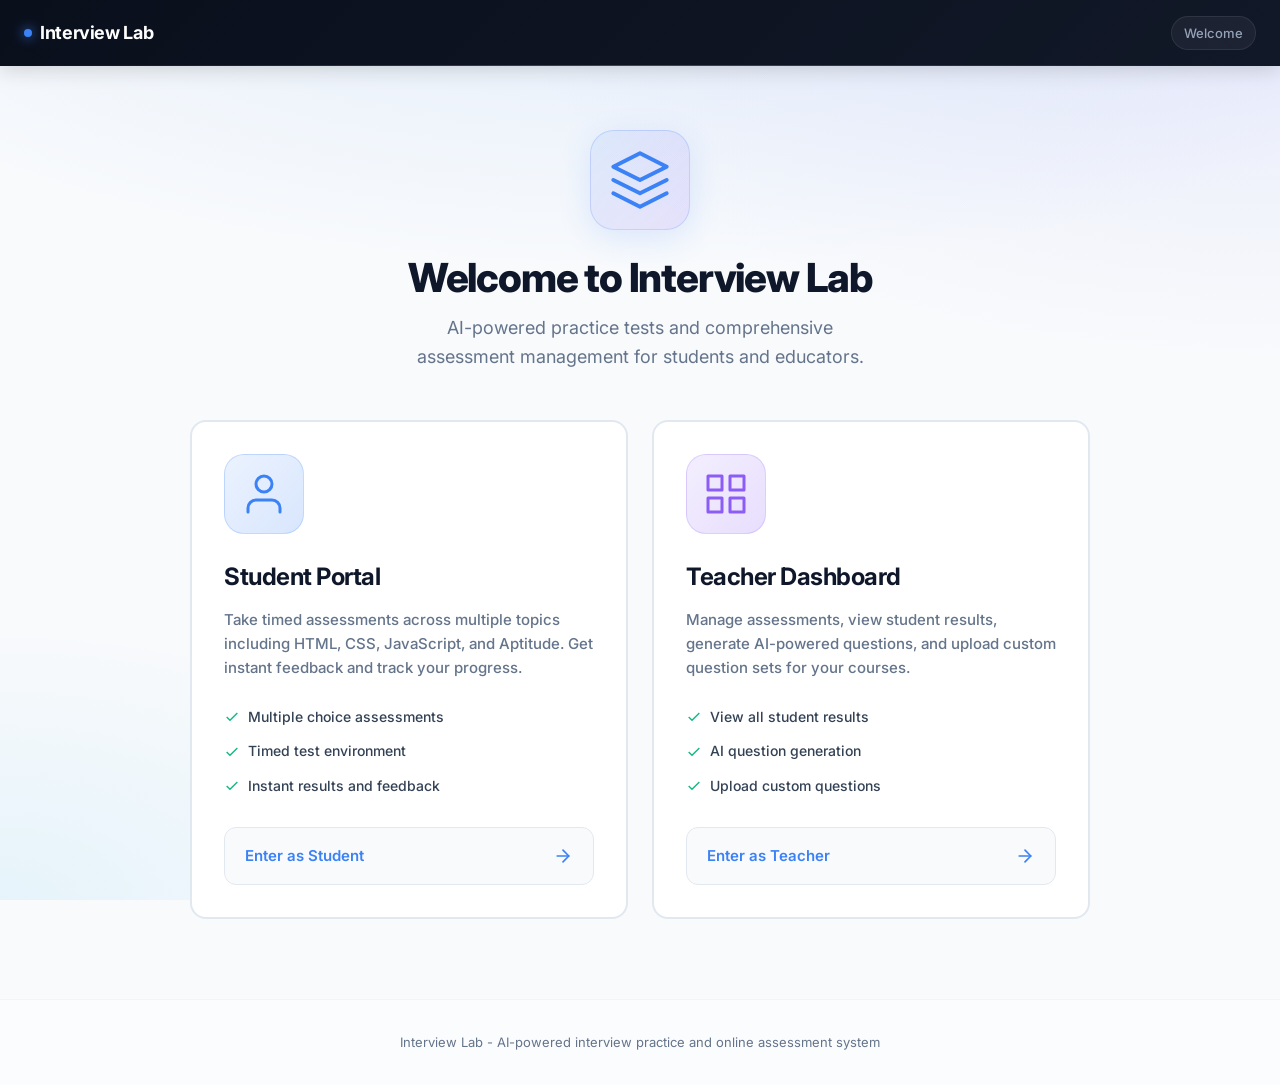
<file: welcome.html>
<!DOCTYPE html>
<html lang="en">
  <head>
    <meta charset="UTF-8" />
    <meta name="viewport" content="width=device-width, initial-scale=1.0" />
    <meta name="description" content="Interview Lab - AI-powered practice tests and teacher dashboard" />
    <title>Interview Lab — Welcome</title>
    <link rel="stylesheet" href="css/styles.css" />
    <link rel="icon" href="data:image/svg+xml,<svg xmlns='http://www.w3.org/2000/svg' viewBox='0 0 100 100'><text y='.9em' font-size='90'>&#128218;</text></svg>" />
  </head>
  <body>
    <header class="topbar">
      <a href="welcome.html" class="topbar__brand">Interview Lab</a>
      <span class="topbar__meta">Welcome</span>
    </header>

    <main class="main">
      <div class="wrap wrap--wide">
        <div class="welcome-hero">
          <div class="welcome-hero__icon">
            <svg width="64" height="64" viewBox="0 0 24 24" fill="none" stroke="currentColor" stroke-width="1.5" stroke-linecap="round" stroke-linejoin="round">
              <path d="M12 2L2 7l10 5 10-5-10-5z"/>
              <path d="M2 17l10 5 10-5"/>
              <path d="M2 12l10 5 10-5"/>
            </svg>
          </div>
          <h1 class="welcome-hero__title">Welcome to Interview Lab</h1>
          <p class="welcome-hero__subtitle">
            AI-powered practice tests and comprehensive assessment management for students and educators.
          </p>
        </div>

        <div class="role-cards">
          <a href="index.html" class="role-card role-card--student">
            <div class="role-card__icon">
              <svg width="48" height="48" viewBox="0 0 24 24" fill="none" stroke="currentColor" stroke-width="1.5" stroke-linecap="round" stroke-linejoin="round">
                <path d="M20 21v-2a4 4 0 0 0-4-4H8a4 4 0 0 0-4 4v2"/>
                <circle cx="12" cy="7" r="4"/>
              </svg>
            </div>
            <div class="role-card__content">
              <h2 class="role-card__title">Student Portal</h2>
              <p class="role-card__description">
                Take timed assessments across multiple topics including HTML, CSS, JavaScript, and Aptitude. Get instant feedback and track your progress.
              </p>
              <ul class="role-card__features">
                <li>
                  <svg width="16" height="16" viewBox="0 0 24 24" fill="none" stroke="currentColor" stroke-width="2">
                    <polyline points="20 6 9 17 4 12"/>
                  </svg>
                  Multiple choice assessments
                </li>
                <li>
                  <svg width="16" height="16" viewBox="0 0 24 24" fill="none" stroke="currentColor" stroke-width="2">
                    <polyline points="20 6 9 17 4 12"/>
                  </svg>
                  Timed test environment
                </li>
                <li>
                  <svg width="16" height="16" viewBox="0 0 24 24" fill="none" stroke="currentColor" stroke-width="2">
                    <polyline points="20 6 9 17 4 12"/>
                  </svg>
                  Instant results and feedback
                </li>
              </ul>
            </div>
            <div class="role-card__action">
              <span>Enter as Student</span>
              <svg width="20" height="20" viewBox="0 0 24 24" fill="none" stroke="currentColor" stroke-width="2" stroke-linecap="round" stroke-linejoin="round">
                <line x1="5" y1="12" x2="19" y2="12"/>
                <polyline points="12 5 19 12 12 19"/>
              </svg>
            </div>
          </a>

          <a href="dashboard.html" class="role-card role-card--teacher">
            <div class="role-card__icon">
              <svg width="48" height="48" viewBox="0 0 24 24" fill="none" stroke="currentColor" stroke-width="1.5" stroke-linecap="round" stroke-linejoin="round">
                <rect x="3" y="3" width="7" height="7"/>
                <rect x="14" y="3" width="7" height="7"/>
                <rect x="14" y="14" width="7" height="7"/>
                <rect x="3" y="14" width="7" height="7"/>
              </svg>
            </div>
            <div class="role-card__content">
              <h2 class="role-card__title">Teacher Dashboard</h2>
              <p class="role-card__description">
                Manage assessments, view student results, generate AI-powered questions, and upload custom question sets for your courses.
              </p>
              <ul class="role-card__features">
                <li>
                  <svg width="16" height="16" viewBox="0 0 24 24" fill="none" stroke="currentColor" stroke-width="2">
                    <polyline points="20 6 9 17 4 12"/>
                  </svg>
                  View all student results
                </li>
                <li>
                  <svg width="16" height="16" viewBox="0 0 24 24" fill="none" stroke="currentColor" stroke-width="2">
                    <polyline points="20 6 9 17 4 12"/>
                  </svg>
                  AI question generation
                </li>
                <li>
                  <svg width="16" height="16" viewBox="0 0 24 24" fill="none" stroke="currentColor" stroke-width="2">
                    <polyline points="20 6 9 17 4 12"/>
                  </svg>
                  Upload custom questions
                </li>
              </ul>
            </div>
            <div class="role-card__action">
              <span>Enter as Teacher</span>
              <svg width="20" height="20" viewBox="0 0 24 24" fill="none" stroke="currentColor" stroke-width="2" stroke-linecap="round" stroke-linejoin="round">
                <line x1="5" y1="12" x2="19" y2="12"/>
                <polyline points="12 5 19 12 12 19"/>
              </svg>
            </div>
          </a>
        </div>
      </div>
    </main>

    <footer class="site-footer">
      Interview Lab - AI-powered interview practice and online assessment system
    </footer>
  </body>
</html>
</file>
<file: css/styles.css>
@import url("https://fonts.googleapis.com/css2?family=Inter:wght@400;500;600;700;800&display=swap");

/* Interview Lab — Modern UI System */
:root {
  --font: "Inter", system-ui, -apple-system, sans-serif;
  
  /* Primary Colors - Deep Blue Theme */
  --bg0: #0a0f1c;
  --bg1: #111827;
  --bg-page: #f8fafc;
  --bg-mesh: 
    radial-gradient(ellipse 80% 50% at 50% -20%, rgba(59, 130, 246, 0.15), transparent),
    radial-gradient(ellipse 60% 40% at 100% 0%, rgba(99, 102, 241, 0.1), transparent),
    radial-gradient(ellipse 40% 30% at 0% 100%, rgba(14, 165, 233, 0.08), transparent);
  
  /* Surface Colors */
  --surface: #ffffff;
  --surface-2: #f8fafc;
  --surface-elevated: #ffffff;
  
  /* Text Colors */
  --text: #0f172a;
  --text-secondary: #334155;
  --muted: #64748b;
  
  /* Accent Colors */
  --accent: #3b82f6;
  --accent-hover: #2563eb;
  --accent-soft: rgba(59, 130, 246, 0.1);
  --accent-glow: rgba(59, 130, 246, 0.25);
  
  /* Status Colors */
  --success: #10b981;
  --success-soft: rgba(16, 185, 129, 0.1);
  --danger: #ef4444;
  --danger-soft: rgba(239, 68, 68, 0.08);
  --warning: #f59e0b;
  --warning-soft: rgba(245, 158, 11, 0.1);
  
  /* Borders & Shadows */
  --border: #e2e8f0;
  --border-light: #f1f5f9;
  --radius: 16px;
  --radius-sm: 12px;
  --radius-xs: 8px;
  
  --shadow-sm: 0 1px 2px rgba(0, 0, 0, 0.04);
  --shadow: 0 1px 3px rgba(0, 0, 0, 0.06), 0 1px 2px rgba(0, 0, 0, 0.04);
  --shadow-md: 0 4px 6px -1px rgba(0, 0, 0, 0.07), 0 2px 4px -2px rgba(0, 0, 0, 0.05);
  --shadow-lg: 0 10px 15px -3px rgba(0, 0, 0, 0.08), 0 4px 6px -4px rgba(0, 0, 0, 0.04);
  --shadow-xl: 0 20px 25px -5px rgba(0, 0, 0, 0.08), 0 8px 10px -6px rgba(0, 0, 0, 0.04);
}

/* ========== DARK THEME ========== */
[data-theme="dark"] {
  --bg-page: #0f172a;
  --bg-mesh: 
    radial-gradient(ellipse 80% 50% at 50% -20%, rgba(59, 130, 246, 0.2), transparent),
    radial-gradient(ellipse 60% 40% at 100% 0%, rgba(99, 102, 241, 0.15), transparent),
    radial-gradient(ellipse 40% 30% at 0% 100%, rgba(14, 165, 233, 0.1), transparent);
  
  --surface: #1e293b;
  --surface-2: #0f172a;
  --surface-elevated: #334155;
  
  --text: #f1f5f9;
  --text-secondary: #cbd5e1;
  --muted: #94a3b8;
  
  --accent-soft: rgba(59, 130, 246, 0.2);
  --accent-glow: rgba(59, 130, 246, 0.35);
  
  --success-soft: rgba(16, 185, 129, 0.2);
  --danger-soft: rgba(239, 68, 68, 0.15);
  --warning-soft: rgba(245, 158, 11, 0.2);
  
  --border: #334155;
  --border-light: #1e293b;
}

[data-theme="dark"] code {
  background: #334155;
  border-color: #475569;
  color: #93c5fd;
}

[data-theme="dark"] .topbar {
  background: linear-gradient(135deg, #020617 0%, #0f172a 100%);
}

[data-theme="dark"] .data-table th {
  background: linear-gradient(180deg, #1e293b 0%, #0f172a 100%);
}

[data-theme="dark"] .data-table tbody tr:hover td {
  background: #334155;
}

[data-theme="dark"] .options label:hover {
  background: #334155;
  border-color: #475569;
}

[data-theme="dark"] .timer-bar {
  background: linear-gradient(135deg, rgba(59, 130, 246, 0.1) 0%, rgba(16, 185, 129, 0.1) 100%);
  border-color: #334155;
}

[data-theme="dark"] .timer-bar__pill {
  background: rgba(30, 41, 59, 0.9);
  border-color: #475569;
}

[data-theme="dark"] footer.site-footer {
  background: rgba(15, 23, 42, 0.5);
  border-color: #1e293b;
}

*, *::before, *::after {
  box-sizing: border-box;
}

html {
  -webkit-font-smoothing: antialiased;
  -moz-osx-font-smoothing: grayscale;
}

body {
  margin: 0;
  min-height: 100vh;
  font-family: var(--font);
  color: var(--text);
  line-height: 1.6;
  background-color: var(--bg-page);
  background-image: var(--bg-mesh);
  background-attachment: fixed;
}

/* Links */
a {
  color: var(--accent);
  text-decoration: none;
  font-weight: 500;
  transition: color 0.2s ease;
}

a:hover {
  color: var(--accent-hover);
  text-decoration: underline;
  text-underline-offset: 3px;
}

/* ========== TOP BAR ========== */
.topbar {
  display: flex;
  align-items: center;
  justify-content: space-between;
  flex-wrap: wrap;
  gap: 0.75rem 1.5rem;
  padding: 1rem 1.5rem;
  background: linear-gradient(135deg, var(--bg0) 0%, var(--bg1) 100%);
  color: #f8fafc;
  box-shadow: 0 4px 20px rgba(0, 0, 0, 0.15);
  position: relative;
  z-index: 100;
}

.topbar::after {
  content: '';
  position: absolute;
  bottom: 0;
  left: 0;
  right: 0;
  height: 1px;
  background: linear-gradient(90deg, transparent, rgba(59, 130, 246, 0.5), transparent);
}

.topbar__brand {
  font-weight: 700;
  font-size: 1.125rem;
  letter-spacing: -0.02em;
  color: #fff !important;
  text-decoration: none !important;
  display: flex;
  align-items: center;
  gap: 0.5rem;
}

.topbar__brand::before {
  content: '';
  width: 8px;
  height: 8px;
  background: var(--accent);
  border-radius: 50%;
  box-shadow: 0 0 12px var(--accent);
}

.topbar__brand:hover {
  color: #93c5fd !important;
}

.topbar__meta {
  font-size: 0.8125rem;
  color: #94a3b8;
  font-weight: 500;
  padding: 0.35rem 0.75rem;
  background: rgba(255, 255, 255, 0.05);
  border-radius: 999px;
  border: 1px solid rgba(255, 255, 255, 0.08);
}

/* ========== MAIN LAYOUT ========== */
.main {
  padding-bottom: 3rem;
  min-height: calc(100vh - 180px);
}

.wrap {
  max-width: 680px;
  margin: 0 auto;
  padding: 2rem 1.5rem;
}

.wrap--wide {
  max-width: 1000px;
}

/* ========== CARD ========== */
.card {
  background: var(--surface);
  border-radius: var(--radius);
  box-shadow: var(--shadow-xl);
  border: 1px solid var(--border-light);
  padding: 2rem 2.25rem;
  position: relative;
  overflow: hidden;
}

.card::before {
  content: "";
  position: absolute;
  top: 0;
  left: 0;
  right: 0;
  height: 4px;
  background: linear-gradient(90deg, var(--accent), #8b5cf6, #06b6d4);
  background-size: 200% 100%;
  animation: gradientShift 3s ease infinite;
}

@keyframes gradientShift {
  0%, 100% { background-position: 0% 50%; }
  50% { background-position: 100% 50%; }
}

.card--plain::before {
  display: none;
}

.card__lead {
  display: flex;
  align-items: flex-start;
  gap: 1.25rem;
  margin-bottom: 0.5rem;
}

.card__lead .sub {
  margin-bottom: 1.75rem;
}

.card__icon {
  width: 56px;
  height: 56px;
  border-radius: 14px;
  background: linear-gradient(135deg, var(--accent-soft), rgba(139, 92, 246, 0.1));
  color: var(--accent);
  display: flex;
  align-items: center;
  justify-content: center;
  font-size: 1.5rem;
  flex-shrink: 0;
  border: 1px solid rgba(59, 130, 246, 0.15);
}

/* ========== TYPOGRAPHY ========== */
h1 {
  font-size: 1.75rem;
  font-weight: 700;
  letter-spacing: -0.03em;
  margin: 0 0 0.5rem;
  line-height: 1.3;
  color: var(--text);
}

.sub {
  color: var(--muted);
  font-size: 0.9375rem;
  margin: 0 0 1.5rem;
  line-height: 1.6;
}

/* ========== FORM ELEMENTS ========== */
label {
  display: block;
  font-weight: 600;
  font-size: 0.75rem;
  text-transform: uppercase;
  letter-spacing: 0.05em;
  color: var(--muted);
  margin-bottom: 0.5rem;
}

input[type="text"],
input[type="password"],
select {
  width: 100%;
  padding: 0.875rem 1rem;
  border: 2px solid var(--border);
  border-radius: var(--radius-sm);
  font-size: 1rem;
  font-family: inherit;
  margin-bottom: 1.25rem;
  background: var(--surface);
  transition: all 0.2s ease;
  color: var(--text);
}

input[type="text"]::placeholder,
input[type="password"]::placeholder {
  color: #94a3b8;
}

input:hover,
select:hover {
  border-color: #cbd5e1;
}

input:focus,
select:focus {
  outline: none;
  border-color: var(--accent);
  box-shadow: 0 0 0 4px var(--accent-soft);
}

select {
  cursor: pointer;
  appearance: none;
  background-image: url("data:image/svg+xml,%3Csvg xmlns='http://www.w3.org/2000/svg' width='20' height='20' fill='%2364748b' viewBox='0 0 24 24'%3E%3Cpath d='M7 10l5 5 5-5H7z'/%3E%3C/svg%3E");
  background-repeat: no-repeat;
  background-position: right 0.75rem center;
  padding-right: 2.5rem;
}

/* ========== BUTTONS ========== */
.btn {
  display: inline-flex;
  align-items: center;
  justify-content: center;
  gap: 0.5rem;
  padding: 0.875rem 1.5rem;
  font-size: 0.9375rem;
  font-weight: 600;
  font-family: inherit;
  border: none;
  border-radius: var(--radius-sm);
  cursor: pointer;
  background: linear-gradient(180deg, #3b82f6 0%, #2563eb 100%);
  color: #fff;
  text-decoration: none;
  text-align: center;
  box-shadow: 0 2px 4px rgba(37, 99, 235, 0.3), 0 0 0 1px rgba(255, 255, 255, 0.1) inset;
  transition: all 0.2s ease;
  position: relative;
  overflow: hidden;
}

.btn::before {
  content: '';
  position: absolute;
  top: 0;
  left: 0;
  right: 0;
  height: 50%;
  background: linear-gradient(180deg, rgba(255, 255, 255, 0.15), transparent);
  pointer-events: none;
}

.btn:hover {
  transform: translateY(-2px);
  box-shadow: 0 8px 20px rgba(37, 99, 235, 0.35), 0 0 0 1px rgba(255, 255, 255, 0.15) inset;
  text-decoration: none;
  color: #fff;
}

.btn:active {
  transform: translateY(0);
}

.btn:disabled {
  opacity: 0.5;
  cursor: not-allowed;
  transform: none;
}

.btn-secondary {
  background: linear-gradient(180deg, #64748b 0%, #475569 100%);
  box-shadow: 0 2px 4px rgba(71, 85, 105, 0.3), 0 0 0 1px rgba(255, 255, 255, 0.1) inset;
}

.btn-secondary:hover {
  box-shadow: 0 8px 20px rgba(71, 85, 105, 0.3), 0 0 0 1px rgba(255, 255, 255, 0.15) inset;
}

.btn-danger {
  background: linear-gradient(180deg, #ef4444 0%, #dc2626 100%);
  box-shadow: 0 2px 4px rgba(220, 38, 38, 0.3);
}

.btn-row {
  display: flex;
  flex-wrap: wrap;
  gap: 0.75rem;
  margin-top: 1rem;
}

/* ========== TIMER BAR ========== */
.timer-bar {
  display: flex;
  justify-content: space-between;
  align-items: center;
  flex-wrap: wrap;
  gap: 1rem;
  margin: 0 0 1.5rem;
  padding: 1.25rem;
  background: linear-gradient(135deg, #eff6ff 0%, #f0fdf4 100%);
  border-radius: var(--radius-sm);
  border: 1px solid #bfdbfe;
  font-size: 0.9rem;
}

.timer-bar__pill {
  display: inline-flex;
  align-items: center;
  gap: 0.5rem;
  padding: 0.5rem 1rem;
  background: rgba(255, 255, 255, 0.9);
  border-radius: 999px;
  font-weight: 600;
  color: var(--text-secondary);
  border: 1px solid rgba(191, 219, 254, 0.8);
  box-shadow: var(--shadow-sm);
}

.timer-bar strong {
  font-size: 1.5rem;
  font-variant-numeric: tabular-nums;
  font-weight: 800;
  color: var(--accent);
  letter-spacing: -0.02em;
}

.timer-bar.warn {
  background: linear-gradient(135deg, #fef2f2 0%, #fff7ed 100%);
  border-color: #fecaca;
  animation: pulseWarning 1s ease-in-out infinite;
}

@keyframes pulseWarning {
  0%, 100% { box-shadow: 0 0 0 0 rgba(239, 68, 68, 0); }
  50% { box-shadow: 0 0 0 4px rgba(239, 68, 68, 0.1); }
}

.timer-bar.warn strong {
  color: var(--danger);
}

/* ========== TEST STYLES ========== */
.test-actions {
  margin-top: 2rem;
  padding-top: 1.5rem;
  border-top: 2px dashed var(--border);
}

.question-block {
  margin-bottom: 1.5rem;
  padding: 1.5rem;
  background: var(--surface-2);
  border-radius: var(--radius-sm);
  border: 1px solid var(--border);
  transition: all 0.2s ease;
}

.question-block:hover {
  border-color: #cbd5e1;
  box-shadow: var(--shadow);
}

.question-block:last-of-type {
  margin-bottom: 0;
}

.question-block h3 {
  font-size: 1rem;
  font-weight: 600;
  margin: 0 0 1rem;
  line-height: 1.5;
  color: var(--text);
}

.options label {
  font-weight: 500;
  display: flex;
  align-items: flex-start;
  gap: 0.75rem;
  padding: 0.875rem 1rem;
  margin-bottom: 0.5rem;
  cursor: pointer;
  border-radius: var(--radius-xs);
  border: 2px solid var(--border);
  background: var(--surface);
  transition: all 0.2s ease;
  text-transform: none;
  font-size: 0.9375rem;
  letter-spacing: 0;
  color: var(--text-secondary);
}

.options label:hover {
  border-color: #94a3b8;
  background: #fafafa;
}

.options label:has(input:checked) {
  border-color: var(--accent);
  background: var(--accent-soft);
  box-shadow: 0 0 0 2px rgba(59, 130, 246, 0.15);
  color: var(--text);
}

.options input[type="radio"] {
  margin-top: 0.125rem;
  accent-color: var(--accent);
  width: 1.125rem;
  height: 1.125rem;
  flex-shrink: 0;
}

/* ========== SCORE & RESULTS ========== */
.score-wrap {
  text-align: center;
  padding: 2rem 1.5rem;
  margin: 1rem 0 1.5rem;
  background: linear-gradient(160deg, var(--accent-soft) 0%, rgba(139, 92, 246, 0.08) 100%);
  border-radius: var(--radius);
  border: 1px solid rgba(59, 130, 246, 0.15);
}

.score-label {
  margin: 0 0 0.5rem;
  text-transform: uppercase;
  letter-spacing: 0.1em;
  font-size: 0.75rem;
  font-weight: 700;
  color: var(--muted);
}

.block-title {
  margin: 1.5rem 0 0.75rem;
  font-size: 0.8125rem;
  font-weight: 700;
  text-transform: uppercase;
  letter-spacing: 0.06em;
  color: var(--muted);
}

.score-big {
  font-size: clamp(2.5rem, 8vw, 3.5rem);
  font-weight: 800;
  letter-spacing: -0.04em;
  color: var(--accent);
  margin: 0;
  font-variant-numeric: tabular-nums;
}

#result-meta p {
  margin: 0.5rem 0;
  font-size: 0.9375rem;
}

#result-meta strong {
  color: var(--text);
  font-weight: 600;
}

#save-status.sub {
  margin-bottom: 1rem;
  padding: 0.75rem 1rem;
  border-radius: var(--radius-xs);
  background: var(--surface-2);
  border: 1px solid var(--border);
}

/* ========== FEEDBACK SECTION ========== */
.feedback-section {
  margin-top: 1.25rem;
  padding: 1.5rem;
  background: var(--surface-2);
  border-radius: var(--radius-sm);
  border: 1px solid var(--border);
}

.feedback-section h3 {
  margin: 0 0 0.75rem;
  font-size: 1rem;
  font-weight: 700;
  color: var(--text);
}

.feedback-section ul {
  margin: 0.5rem 0 1rem;
  padding-left: 1.25rem;
}

.feedback-section li {
  margin-bottom: 0.5rem;
  font-size: 0.9375rem;
  color: var(--text-secondary);
  line-height: 1.5;
}

.feedback-section p {
  font-size: 0.9375rem;
  margin: 0.5rem 0;
  color: var(--text-secondary);
  line-height: 1.6;
}

.feedback-loading {
  color: var(--muted);
  font-style: italic;
}

/* ========== ERROR MESSAGE ========== */
.error-msg {
  color: var(--danger);
  font-size: 0.9rem;
  margin-top: 0.75rem;
  padding: 0.875rem 1rem;
  background: var(--danger-soft);
  border-radius: var(--radius-xs);
  border: 1px solid rgba(239, 68, 68, 0.2);
  display: flex;
  align-items: center;
  gap: 0.5rem;
}

.error-msg::before {
  content: '';
  width: 4px;
  height: 100%;
  background: var(--danger);
  border-radius: 2px;
  position: absolute;
  left: 0;
}

/* ========== CODE ========== */
code {
  font-family: ui-monospace, "SF Mono", "Cascadia Code", monospace;
  font-size: 0.85em;
  padding: 0.2rem 0.5rem;
  background: #f1f5f9;
  border-radius: 6px;
  border: 1px solid var(--border);
  color: #1e40af;
}

/* ========== DATA TABLE ========== */
.table-wrap {
  overflow-x: auto;
  margin-top: 1.25rem;
  border-radius: var(--radius-sm);
  border: 1px solid var(--border);
  background: var(--surface);
  box-shadow: var(--shadow);
}

.data-table {
  width: 100%;
  border-collapse: collapse;
  font-size: 0.875rem;
}

.data-table th,
.data-table td {
  text-align: left;
  padding: 1rem 1.25rem;
  border-bottom: 1px solid var(--border);
}

.data-table th {
  background: linear-gradient(180deg, #f8fafc 0%, #f1f5f9 100%);
  font-weight: 600;
  font-size: 0.7rem;
  text-transform: uppercase;
  letter-spacing: 0.06em;
  color: var(--muted);
  position: sticky;
  top: 0;
}

.data-table tbody tr:last-child td {
  border-bottom: none;
}

.data-table tbody tr {
  transition: background 0.15s ease;
}

.data-table tbody tr:hover td {
  background: #fafbfc;
}

/* ========== NAV LINKS ========== */
.nav-links {
  margin-top: 2rem;
  display: flex;
  flex-wrap: wrap;
  gap: 0.75rem;
  align-items: center;
}

.nav-links--end {
  justify-content: flex-end;
}

.link-quiet {
  font-size: 0.9rem;
  font-weight: 500;
  color: var(--muted);
  transition: color 0.2s ease;
}

.link-quiet:hover {
  color: var(--accent);
}

/* ========== FOOTER ========== */
footer.site-footer {
  text-align: center;
  padding: 2rem 1.5rem;
  color: var(--muted);
  font-size: 0.8125rem;
  border-top: 1px solid var(--border-light);
  background: rgba(255, 255, 255, 0.5);
}

/* ========== GEMINI SECTION ========== */
.optional-gemini summary {
  cursor: pointer;
  font-weight: 600;
  color: var(--muted);
  padding: 0.5rem 0;
  list-style: none;
  transition: color 0.2s ease;
}

.optional-gemini summary:hover {
  color: var(--text);
}

.optional-gemini summary::-webkit-details-marker {
  display: none;
}

.optional-gemini summary::before {
  content: "";
  display: inline-block;
  width: 0;
  height: 0;
  border-left: 6px solid var(--accent);
  border-top: 4px solid transparent;
  border-bottom: 4px solid transparent;
  margin-right: 0.5rem;
  transition: transform 0.2s ease;
}

.optional-gemini[open] summary::before {
  transform: rotate(90deg);
}

.optional-gemini[open] summary {
  margin-bottom: 0.5rem;
  color: var(--text);
}

.gemini-steps {
  margin: 1rem 0 1.25rem;
  padding-left: 1.5rem;
  color: var(--text-secondary);
}

.gemini-steps li {
  margin-bottom: 0.5rem;
  line-height: 1.5;
}

.gemini-intro {
  margin-top: 1rem !important;
}

.gemini-error-box {
  margin-top: 1rem;
}

/* ========== PIN CARD (Teacher Gate) ========== */
.pin-card {
  max-width: 440px;
  margin: 0 auto;
}

.pin-card form .btn[type="submit"] {
  width: 100%;
}

.pin-card__back {
  margin-bottom: 0 !important;
  margin-top: 1.25rem !important;
}

/* ========== START EXAM OVERLAY ========== */
.start-overlay {
  position: fixed;
  top: 0;
  left: 0;
  right: 0;
  bottom: 0;
  background: rgba(10, 15, 28, 0.92);
  backdrop-filter: blur(12px);
  z-index: 100000;
  display: flex;
  align-items: center;
  justify-content: center;
  padding: 1.5rem;
  animation: fadeIn 0.4s ease;
}

@keyframes fadeIn {
  from { opacity: 0; }
  to { opacity: 1; }
}

.start-overlay__card {
  background: var(--surface);
  border-radius: 24px;
  padding: 2.5rem;
  max-width: 480px;
  width: 100%;
  box-shadow: 0 25px 50px -12px rgba(0, 0, 0, 0.4);
  animation: slideUp 0.5s cubic-bezier(0.16, 1, 0.3, 1);
  border: 1px solid rgba(255, 255, 255, 0.1);
}

@keyframes slideUp {
  from {
    transform: translateY(30px) scale(0.98);
    opacity: 0;
  }
  to {
    transform: translateY(0) scale(1);
    opacity: 1;
  }
}

.start-overlay__icon {
  font-size: 3.5rem;
  text-align: center;
  margin-bottom: 1rem;
}

.start-overlay__title {
  font-size: 1.75rem;
  font-weight: 700;
  text-align: center;
  margin: 0 0 0.5rem 0;
  color: var(--text);
  letter-spacing: -0.02em;
}

.start-overlay__subtitle {
  text-align: center;
  color: var(--muted);
  margin: 0 0 1.5rem 0;
  font-size: 0.9375rem;
}

.start-overlay__rules {
  margin: 1.5rem 0;
  background: var(--surface-2);
  border-radius: var(--radius);
  padding: 1.25rem;
  border: 1px solid var(--border);
}

.rule-item {
  display: flex;
  gap: 1rem;
  padding: 0.875rem 0;
  border-bottom: 1px solid var(--border-light);
}

.rule-item:last-child {
  border-bottom: none;
}

.rule-icon {
  font-size: 1.5rem;
  min-width: 2.5rem;
  text-align: center;
}

.rule-content {
  flex: 1;
}

.rule-content strong {
  display: block;
  font-size: 0.875rem;
  font-weight: 600;
  margin-bottom: 0.25rem;
  color: var(--text);
}

.rule-content span {
  font-size: 0.8125rem;
  color: var(--muted);
  line-height: 1.4;
}

.btn-start {
  width: 100%;
  padding: 1.125rem;
  background: linear-gradient(135deg, var(--accent) 0%, #8b5cf6 100%);
  border: none;
  border-radius: var(--radius-sm);
  color: white;
  font-size: 1rem;
  font-weight: 600;
  cursor: pointer;
  display: flex;
  align-items: center;
  justify-content: center;
  gap: 0.75rem;
  transition: all 0.3s ease;
  margin: 0.5rem 0;
  box-shadow: 0 4px 15px rgba(59, 130, 246, 0.3);
  font-family: inherit;
}

.btn-start:hover {
  transform: translateY(-2px);
  box-shadow: 0 8px 25px rgba(59, 130, 246, 0.4);
}

.btn-start:active {
  transform: translateY(0);
}

.btn-start__text {
  font-size: 1rem;
}

.btn-start__icon {
  font-size: 1.25rem;
  transition: transform 0.3s ease;
}

.btn-start:hover .btn-start__icon {
  transform: translateX(4px);
}

.start-overlay__footer {
  text-align: center;
  font-size: 0.8125rem;
  color: var(--muted);
  margin: 1rem 0 0 0;
}

/* ========== NOTIFICATION SYSTEM ========== */
.notification-container {
  position: fixed;
  top: 80px;
  right: 1.25rem;
  z-index: 10001;
  display: flex;
  flex-direction: column;
  gap: 0.75rem;
  max-width: 400px;
  pointer-events: none;
}

.notification {
  background: white;
  border-radius: var(--radius-sm);
  padding: 1rem 1.25rem;
  box-shadow: var(--shadow-xl);
  display: flex;
  align-items: flex-start;
  gap: 1rem;
  animation: slideInRight 0.3s cubic-bezier(0.16, 1, 0.3, 1);
  pointer-events: auto;
  border: 1px solid var(--border-light);
  position: relative;
  overflow: hidden;
}

.notification:hover {
  transform: translateX(-4px);
}

.notification--warning {
  background: linear-gradient(135deg, #fffbeb 0%, #fef3c7 100%);
  border-left: 4px solid var(--warning);
}

.notification--danger {
  background: linear-gradient(135deg, #fef2f2 0%, #fee2e2 100%);
  border-left: 4px solid var(--danger);
}

.notification--success {
  background: linear-gradient(135deg, #ecfdf5 0%, #d1fae5 100%);
  border-left: 4px solid var(--success);
}

.notification--info {
  background: linear-gradient(135deg, #eff6ff 0%, #dbeafe 100%);
  border-left: 4px solid var(--accent);
}

.notification__icon {
  font-size: 1.5rem;
  min-width: 2rem;
  text-align: center;
}

.notification__content {
  flex: 1;
}

.notification__title {
  font-weight: 600;
  font-size: 0.875rem;
  margin: 0 0 0.25rem 0;
  color: var(--text);
}

.notification__message {
  font-size: 0.8125rem;
  color: var(--text-secondary);
  margin: 0;
  line-height: 1.4;
}

.notification__badge {
  display: inline-block;
  background: rgba(245, 158, 11, 0.2);
  color: var(--warning);
  font-size: 0.6875rem;
  font-weight: 600;
  padding: 0.125rem 0.5rem;
  border-radius: 999px;
  margin-top: 0.5rem;
}

.notification__badge--danger {
  background: rgba(239, 68, 68, 0.2);
  color: var(--danger);
}

.notification__close {
  background: none;
  border: none;
  font-size: 1.125rem;
  cursor: pointer;
  color: #94a3b8;
  padding: 0;
  width: 1.5rem;
  height: 1.5rem;
  display: flex;
  align-items: center;
  justify-content: center;
  border-radius: 50%;
  transition: all 0.2s ease;
}

.notification__close:hover {
  background: rgba(0, 0, 0, 0.05);
  color: var(--text);
}

@keyframes slideInRight {
  from {
    transform: translateX(100%);
    opacity: 0;
  }
  to {
    transform: translateX(0);
    opacity: 1;
  }
}

@keyframes slideOutRight {
  from {
    transform: translateX(0);
    opacity: 1;
  }
  to {
    transform: translateX(100%);
    opacity: 0;
  }
}

.notification--exit {
  animation: slideOutRight 0.3s ease forwards;
}

.notification__progress {
  position: absolute;
  bottom: 0;
  left: 0;
  height: 3px;
  background: rgba(0, 0, 0, 0.05);
  width: 100%;
  border-radius: 0 0 var(--radius-sm) var(--radius-sm);
  overflow: hidden;
}

.notification__progress-bar {
  height: 100%;
  width: 100%;
  background: linear-gradient(90deg, var(--warning), #fbbf24);
  animation: shrink 3s linear forwards;
  transform-origin: left;
}

.notification--danger .notification__progress-bar {
  background: linear-gradient(90deg, var(--danger), #f87171);
}

.notification--success .notification__progress-bar {
  background: linear-gradient(90deg, var(--success), #34d399);
}

@keyframes shrink {
  from { transform: scaleX(1); }
  to { transform: scaleX(0); }
}

/* ========== TERMINATION SCREEN ========== */
.termination-overlay {
  position: fixed;
  top: 0;
  left: 0;
  right: 0;
  bottom: 0;
  background: linear-gradient(135deg, #3b82f6 0%, #8b5cf6 100%);
  z-index: 200000;
  display: flex;
  align-items: center;
  justify-content: center;
  padding: 1.5rem;
  animation: fadeInScale 0.5s cubic-bezier(0.16, 1, 0.3, 1);
  font-family: inherit;
}

@keyframes fadeInScale {
  from {
    opacity: 0;
    transform: scale(0.95);
  }
  to {
    opacity: 1;
    transform: scale(1);
  }
}

.termination-card {
  background: white;
  border-radius: 28px;
  max-width: 480px;
  width: 100%;
  overflow: hidden;
  box-shadow: 0 25px 50px -12px rgba(0, 0, 0, 0.3);
  animation: slideUpBounce 0.5s cubic-bezier(0.16, 1, 0.3, 1) 0.1s both;
}

@keyframes slideUpBounce {
  from {
    opacity: 0;
    transform: translateY(30px);
  }
  to {
    opacity: 1;
    transform: translateY(0);
  }
}

.termination-card__header {
  background: linear-gradient(135deg, #ef4444 0%, #dc2626 100%);
  padding: 2rem 1.5rem;
  text-align: center;
  position: relative;
  overflow: hidden;
}

.termination-card__header::before {
  content: '';
  position: absolute;
  top: -50%;
  right: -50%;
  width: 200%;
  height: 200%;
  background: radial-gradient(circle, rgba(255,255,255,0.1) 0%, rgba(255,255,255,0) 70%);
  animation: pulseRotate 3s ease-in-out infinite;
}

@keyframes pulseRotate {
  0%, 100% {
    transform: scale(1) rotate(0deg);
    opacity: 0.3;
  }
  50% {
    transform: scale(1.1) rotate(5deg);
    opacity: 0.5;
  }
}

.termination-card__icon {
  font-size: 4rem;
  margin-bottom: 1rem;
  animation: shakeIcon 0.5s cubic-bezier(0.16, 1, 0.3, 1);
  display: inline-block;
}

@keyframes shakeIcon {
  0%, 100% { transform: rotate(0deg); }
  25% { transform: rotate(-15deg); }
  75% { transform: rotate(15deg); }
}

.termination-card__title {
  font-size: 1.75rem;
  font-weight: 700;
  color: white;
  margin: 0 0 0.5rem 0;
  letter-spacing: -0.02em;
}

.termination-card__subtitle {
  font-size: 0.875rem;
  color: rgba(255, 255, 255, 0.9);
  margin: 0;
}

.termination-card__content {
  padding: 2rem 1.75rem;
  background: white;
}

.termination-card__reason {
  background: #fef2f2;
  border-left: 4px solid var(--danger);
  padding: 1rem 1.25rem;
  border-radius: var(--radius-xs);
  margin-bottom: 1.5rem;
}

.termination-card__reason-label {
  font-size: 0.6875rem;
  text-transform: uppercase;
  letter-spacing: 0.08em;
  font-weight: 600;
  color: var(--danger);
  margin-bottom: 0.5rem;
  display: block;
}

.termination-card__reason-text {
  font-size: 0.9375rem;
  color: var(--text);
  font-weight: 500;
  margin: 0;
  line-height: 1.5;
}

.termination-stats {
  display: grid;
  grid-template-columns: 1fr 1fr;
  gap: 1rem;
  margin-bottom: 1.75rem;
}

.stat-card {
  background: var(--surface-2);
  border-radius: var(--radius-sm);
  padding: 1rem;
  text-align: center;
  transition: transform 0.2s ease;
  border: 1px solid var(--border);
}

.stat-card:hover {
  transform: translateY(-2px);
}

.stat-card__value {
  font-size: 1.75rem;
  font-weight: 700;
  color: var(--text);
  margin-bottom: 0.25rem;
}

.stat-card__label {
  font-size: 0.6875rem;
  color: var(--muted);
  text-transform: uppercase;
  letter-spacing: 0.06em;
}

.stat-card--warning .stat-card__value {
  color: var(--warning);
}

.stat-card--danger .stat-card__value {
  color: var(--danger);
}

.violations-list {
  margin: 1.5rem 0;
  border-top: 1px solid var(--border);
  padding-top: 1.5rem;
}

.violations-list__title {
  font-size: 0.875rem;
  font-weight: 600;
  color: var(--text);
  margin-bottom: 1rem;
  display: flex;
  align-items: center;
  gap: 0.5rem;
}

.violations-list__items {
  max-height: 180px;
  overflow-y: auto;
  background: var(--surface-2);
  border-radius: var(--radius-xs);
  padding: 0.75rem;
}

.violation-item {
  display: flex;
  align-items: center;
  gap: 0.75rem;
  padding: 0.75rem;
  background: white;
  border-radius: 8px;
  margin-bottom: 0.5rem;
  font-size: 0.8125rem;
  animation: slideInLeft 0.3s ease;
  border: 1px solid var(--border);
}

.violation-item:last-child {
  margin-bottom: 0;
}

@keyframes slideInLeft {
  from {
    opacity: 0;
    transform: translateX(-10px);
  }
  to {
    opacity: 1;
    transform: translateX(0);
  }
}

.violation-item__icon {
  font-size: 1.25rem;
  min-width: 2rem;
}

.violation-item__details {
  flex: 1;
}

.violation-item__type {
  font-weight: 600;
  color: var(--text);
  margin-bottom: 0.125rem;
}

.violation-item__time {
  font-size: 0.625rem;
  color: var(--muted);
}

.violation-item__badge {
  background: var(--warning);
  color: white;
  font-size: 0.625rem;
  font-weight: 600;
  padding: 0.125rem 0.5rem;
  border-radius: 999px;
  min-width: 3.5rem;
  text-align: center;
}

.termination-card__footer {
  padding: 1.5rem 1.75rem 2rem;
  background: white;
  border-top: 1px solid var(--border);
  display: flex;
  gap: 0.75rem;
}

.btn-termination {
  flex: 1;
  padding: 0.875rem 1.25rem;
  border: none;
  border-radius: var(--radius-xs);
  font-size: 0.875rem;
  font-weight: 600;
  cursor: pointer;
  transition: all 0.2s ease;
  display: flex;
  align-items: center;
  justify-content: center;
  gap: 0.5rem;
  text-decoration: none;
  font-family: inherit;
}

.btn-termination--primary {
  background: linear-gradient(135deg, var(--accent) 0%, #8b5cf6 100%);
  color: white;
}

.btn-termination--primary:hover {
  transform: translateY(-2px);
  box-shadow: 0 8px 20px rgba(59, 130, 246, 0.3);
}

.btn-termination--secondary {
  background: var(--surface-2);
  color: var(--muted);
  border: 1px solid var(--border);
}

.btn-termination--secondary:hover {
  background: #e2e8f0;
  transform: translateY(-2px);
}

.btn-termination--primary:active,
.btn-termination--secondary:active {
  transform: translateY(0);
}

/* ========== PULSE ANIMATION ========== */
@keyframes pulse {
  0% {
    transform: scale(1);
    box-shadow: 0 0 0 0 rgba(59, 130, 246, 0.5);
  }
  70% {
    transform: scale(1.02);
    box-shadow: 0 0 0 12px rgba(59, 130, 246, 0);
  }
  100% {
    transform: scale(1);
    box-shadow: 0 0 0 0 rgba(59, 130, 246, 0);
  }
}

/* ========== WELCOME PAGE ========== */
.welcome-hero {
  text-align: center;
  padding: 2rem 0 3rem;
}

.welcome-hero__icon {
  width: 100px;
  height: 100px;
  margin: 0 auto 1.5rem;
  background: linear-gradient(135deg, var(--accent-soft), rgba(139, 92, 246, 0.15));
  border-radius: 24px;
  display: flex;
  align-items: center;
  justify-content: center;
  color: var(--accent);
  border: 1px solid rgba(59, 130, 246, 0.2);
  box-shadow: 0 8px 32px rgba(59, 130, 246, 0.15);
}

.welcome-hero__title {
  font-size: 2.5rem;
  font-weight: 800;
  letter-spacing: -0.03em;
  margin: 0 0 0.75rem;
  color: var(--text);
  line-height: 1.2;
}

.welcome-hero__subtitle {
  font-size: 1.125rem;
  color: var(--muted);
  max-width: 480px;
  margin: 0 auto;
  line-height: 1.6;
}

.role-cards {
  display: grid;
  grid-template-columns: repeat(2, 1fr);
  gap: 1.5rem;
  max-width: 900px;
  margin: 0 auto;
}

.role-card {
  display: flex;
  flex-direction: column;
  background: var(--surface);
  border-radius: var(--radius);
  padding: 2rem;
  text-decoration: none;
  border: 2px solid var(--border);
  transition: all 0.3s ease;
  position: relative;
  overflow: hidden;
}

.role-card::before {
  content: "";
  position: absolute;
  top: 0;
  left: 0;
  right: 0;
  height: 4px;
  background: linear-gradient(90deg, var(--accent), #8b5cf6);
  opacity: 0;
  transition: opacity 0.3s ease;
}

.role-card:hover {
  border-color: var(--accent);
  transform: translateY(-4px);
  box-shadow: var(--shadow-xl);
  text-decoration: none;
}

.role-card:hover::before {
  opacity: 1;
}

.role-card__icon {
  width: 80px;
  height: 80px;
  border-radius: 20px;
  display: flex;
  align-items: center;
  justify-content: center;
  margin-bottom: 1.5rem;
  transition: transform 0.3s ease;
}

.role-card:hover .role-card__icon {
  transform: scale(1.05);
}

.role-card--student .role-card__icon {
  background: linear-gradient(135deg, rgba(59, 130, 246, 0.1), rgba(59, 130, 246, 0.2));
  color: var(--accent);
  border: 1px solid rgba(59, 130, 246, 0.2);
}

.role-card--teacher .role-card__icon {
  background: linear-gradient(135deg, rgba(139, 92, 246, 0.1), rgba(139, 92, 246, 0.2));
  color: #8b5cf6;
  border: 1px solid rgba(139, 92, 246, 0.2);
}

.role-card__content {
  flex: 1;
}

.role-card__title {
  font-size: 1.5rem;
  font-weight: 700;
  margin: 0 0 0.75rem;
  color: var(--text);
  letter-spacing: -0.02em;
}

.role-card__description {
  font-size: 0.9375rem;
  color: var(--muted);
  margin: 0 0 1.25rem;
  line-height: 1.6;
}

.role-card__features {
  list-style: none;
  padding: 0;
  margin: 0 0 1.5rem;
}

.role-card__features li {
  display: flex;
  align-items: center;
  gap: 0.5rem;
  font-size: 0.875rem;
  color: var(--text-secondary);
  padding: 0.375rem 0;
}

.role-card__features svg {
  color: var(--success);
  flex-shrink: 0;
}

.role-card__action {
  display: flex;
  align-items: center;
  justify-content: space-between;
  padding: 1rem 1.25rem;
  background: var(--surface-2);
  border-radius: var(--radius-sm);
  font-weight: 600;
  font-size: 0.9375rem;
  color: var(--accent);
  margin-top: auto;
  transition: all 0.3s ease;
  border: 1px solid var(--border);
}

.role-card:hover .role-card__action {
  background: var(--accent);
  color: #fff;
  border-color: var(--accent);
}

.role-card:hover .role-card__action svg {
  transform: translateX(4px);
}

.role-card__action svg {
  transition: transform 0.3s ease;
}

/* ========== TABS ========== */
.tabs {
  display: flex;
  gap: 0.25rem;
  padding: 0.375rem;
  background: var(--surface-2);
  border-radius: var(--radius-sm);
  margin-bottom: 1.5rem;
  border: 1px solid var(--border);
}

.tab-btn {
  flex: 1;
  display: flex;
  align-items: center;
  justify-content: center;
  gap: 0.5rem;
  padding: 0.75rem 1rem;
  background: transparent;
  border: none;
  border-radius: var(--radius-xs);
  font-family: inherit;
  font-size: 0.875rem;
  font-weight: 600;
  color: var(--muted);
  cursor: pointer;
  transition: all 0.2s ease;
}

.tab-btn:hover {
  color: var(--text);
  background: rgba(0, 0, 0, 0.03);
}

.tab-btn.active {
  background: var(--surface);
  color: var(--accent);
  box-shadow: var(--shadow);
}

[data-theme="dark"] .tab-btn:hover {
  background: rgba(255, 255, 255, 0.05);
}

[data-theme="dark"] .tab-btn.active {
  background: var(--surface-elevated);
}

.tab-panel {
  display: none;
}

.tab-panel.active {
  display: block;
  animation: fadeIn 0.3s ease;
}

/* ========== THEME TOGGLE ========== */
.theme-toggle {
  display: flex;
  align-items: center;
  gap: 0.5rem;
  padding: 0.5rem 0.75rem;
  background: rgba(255, 255, 255, 0.1);
  border: 1px solid rgba(255, 255, 255, 0.15);
  border-radius: 999px;
  cursor: pointer;
  transition: all 0.2s ease;
  color: #f8fafc;
}

.theme-toggle:hover {
  background: rgba(255, 255, 255, 0.15);
}

.theme-toggle__icon {
  width: 20px;
  height: 20px;
  display: flex;
  align-items: center;
  justify-content: center;
}

.theme-toggle__label {
  font-size: 0.8125rem;
  font-weight: 500;
}

/* ========== AI GENERATOR ========== */
.ai-generator {
  padding: 1.5rem;
  background: var(--surface-2);
  border-radius: var(--radius-sm);
  border: 1px solid var(--border);
}

.ai-generator__header {
  display: flex;
  align-items: center;
  gap: 1rem;
  margin-bottom: 1.5rem;
}

.ai-generator__icon {
  width: 48px;
  height: 48px;
  background: linear-gradient(135deg, rgba(139, 92, 246, 0.1), rgba(236, 72, 153, 0.1));
  border-radius: 12px;
  display: flex;
  align-items: center;
  justify-content: center;
  color: #8b5cf6;
  border: 1px solid rgba(139, 92, 246, 0.2);
}

.ai-generator__title {
  font-size: 1.125rem;
  font-weight: 700;
  margin: 0 0 0.25rem;
  color: var(--text);
}

.ai-generator__subtitle {
  font-size: 0.875rem;
  color: var(--muted);
  margin: 0;
}

.ai-generator__form {
  display: grid;
  gap: 1rem;
}

.form-row {
  display: grid;
  grid-template-columns: repeat(3, 1fr);
  gap: 1rem;
}

.form-group {
  display: flex;
  flex-direction: column;
}

.form-group label {
  margin-bottom: 0.5rem;
}

.form-group input,
.form-group select,
.form-group textarea {
  margin-bottom: 0;
}

.form-group textarea {
  width: 100%;
  min-height: 100px;
  padding: 0.875rem 1rem;
  border: 2px solid var(--border);
  border-radius: var(--radius-sm);
  font-size: 1rem;
  font-family: inherit;
  background: var(--surface);
  color: var(--text);
  resize: vertical;
  transition: all 0.2s ease;
}

.form-group textarea:focus {
  outline: none;
  border-color: var(--accent);
  box-shadow: 0 0 0 4px var(--accent-soft);
}

.ai-generator__output {
  margin-top: 1.5rem;
  padding: 1.5rem;
  background: var(--surface);
  border-radius: var(--radius-sm);
  border: 1px solid var(--border);
}

.ai-generator__output-title {
  font-size: 0.875rem;
  font-weight: 600;
  color: var(--muted);
  margin: 0 0 1rem;
  text-transform: uppercase;
  letter-spacing: 0.05em;
}

.generated-question {
  padding: 1rem;
  background: var(--surface-2);
  border-radius: var(--radius-xs);
  margin-bottom: 1rem;
  border: 1px solid var(--border);
}

.generated-question:last-child {
  margin-bottom: 0;
}

.generated-question__text {
  font-weight: 600;
  color: var(--text);
  margin: 0 0 0.75rem;
  font-size: 0.9375rem;
}

.generated-question__options {
  list-style: none;
  padding: 0;
  margin: 0;
}

.generated-question__options li {
  padding: 0.5rem 0.75rem;
  margin-bottom: 0.375rem;
  background: var(--surface);
  border-radius: var(--radius-xs);
  font-size: 0.875rem;
  color: var(--text-secondary);
  border: 1px solid var(--border);
}

.generated-question__options li.correct {
  background: var(--success-soft);
  border-color: var(--success);
  color: var(--success);
  font-weight: 500;
}

/* ========== FILE UPLOAD ========== */
.file-upload {
  padding: 1.5rem;
  background: var(--surface-2);
  border-radius: var(--radius-sm);
  border: 1px solid var(--border);
}

.file-upload__header {
  display: flex;
  align-items: center;
  gap: 1rem;
  margin-bottom: 1.5rem;
}

.file-upload__icon {
  width: 48px;
  height: 48px;
  background: linear-gradient(135deg, rgba(16, 185, 129, 0.1), rgba(6, 182, 212, 0.1));
  border-radius: 12px;
  display: flex;
  align-items: center;
  justify-content: center;
  color: var(--success);
  border: 1px solid rgba(16, 185, 129, 0.2);
}

.file-upload__title {
  font-size: 1.125rem;
  font-weight: 700;
  margin: 0 0 0.25rem;
  color: var(--text);
}

.file-upload__subtitle {
  font-size: 0.875rem;
  color: var(--muted);
  margin: 0;
}

.dropzone {
  border: 2px dashed var(--border);
  border-radius: var(--radius-sm);
  padding: 3rem 2rem;
  text-align: center;
  cursor: pointer;
  transition: all 0.2s ease;
  background: var(--surface);
}

.dropzone:hover,
.dropzone.dragover {
  border-color: var(--accent);
  background: var(--accent-soft);
}

.dropzone__icon {
  width: 64px;
  height: 64px;
  margin: 0 auto 1rem;
  background: var(--surface-2);
  border-radius: 16px;
  display: flex;
  align-items: center;
  justify-content: center;
  color: var(--muted);
  border: 1px solid var(--border);
}

.dropzone:hover .dropzone__icon {
  color: var(--accent);
  border-color: var(--accent);
}

.dropzone__text {
  font-size: 1rem;
  font-weight: 600;
  color: var(--text);
  margin: 0 0 0.5rem;
}

.dropzone__hint {
  font-size: 0.875rem;
  color: var(--muted);
  margin: 0;
}

.dropzone__input {
  display: none;
}

.file-preview {
  margin-top: 1.5rem;
  padding: 1rem;
  background: var(--surface);
  border-radius: var(--radius-xs);
  border: 1px solid var(--border);
}

.file-preview__header {
  display: flex;
  align-items: center;
  justify-content: space-between;
  margin-bottom: 1rem;
}

.file-preview__name {
  font-weight: 600;
  color: var(--text);
  font-size: 0.9375rem;
  display: flex;
  align-items: center;
  gap: 0.5rem;
}

.file-preview__count {
  font-size: 0.8125rem;
  color: var(--muted);
  padding: 0.25rem 0.75rem;
  background: var(--surface-2);
  border-radius: 999px;
}

.file-preview__actions {
  display: flex;
  gap: 0.75rem;
  margin-top: 1rem;
}

/* ========== DASHBOARD HEADER ========== */
.dashboard-header {
  display: flex;
  align-items: center;
  justify-content: space-between;
  margin-bottom: 1.5rem;
}

.dashboard-header__title {
  display: flex;
  align-items: center;
  gap: 1rem;
}

.dashboard-header__actions {
  display: flex;
  align-items: center;
  gap: 0.75rem;
}

/* ========== LOADING STATE ========== */
.loading-spinner {
  display: inline-block;
  width: 20px;
  height: 20px;
  border: 2px solid var(--border);
  border-top-color: var(--accent);
  border-radius: 50%;
  animation: spin 0.8s linear infinite;
}

@keyframes spin {
  to { transform: rotate(360deg); }
}

.btn.loading {
  pointer-events: none;
  opacity: 0.7;
}

.btn.loading .loading-spinner {
  margin-right: 0.5rem;
}

/* ========== RESPONSIVE ========== */
@media (max-width: 768px) {
  .role-cards {
    grid-template-columns: 1fr;
  }
  
  .welcome-hero__title {
    font-size: 2rem;
  }
  
  .form-row {
    grid-template-columns: 1fr;
  }
  
  .tabs {
    flex-direction: column;
  }
  
  .dashboard-header {
    flex-direction: column;
    align-items: flex-start;
    gap: 1rem;
  }
}

@media (max-width: 640px) {
  .topbar {
    padding: 0.875rem 1rem;
  }
  
  .topbar__brand {
    font-size: 1rem;
  }
  
  .wrap {
    padding: 1.25rem 1rem;
  }
  
  .card {
    padding: 1.5rem 1.25rem;
    border-radius: var(--radius-sm);
  }

  h1 {
    font-size: 1.5rem;
  }

  .timer-bar {
    flex-direction: column;
    align-items: stretch;
  }

  .timer-bar > span {
    display: flex;
    justify-content: space-between;
    align-items: center;
  }
  
  .notification-container {
    top: 70px;
    right: 0.75rem;
    left: 0.75rem;
    max-width: none;
  }
  
  .notification {
    padding: 0.875rem 1rem;
  }
  
  .start-overlay__card {
    padding: 1.75rem;
    border-radius: var(--radius);
  }
  
  .start-overlay__title {
    font-size: 1.5rem;
  }
  
  .rule-item {
    padding: 0.75rem 0;
  }
  
  .rule-icon {
    font-size: 1.25rem;
    min-width: 2rem;
  }
  
  .btn-start {
    padding: 1rem;
  }
  
  .termination-card__header {
    padding: 1.5rem 1.25rem;
  }
  
  .termination-card__icon {
    font-size: 3rem;
  }
  
  .termination-card__title {
    font-size: 1.5rem;
  }
  
  .termination-card__content {
    padding: 1.5rem 1.25rem;
  }
  
  .termination-stats {
    gap: 0.75rem;
  }
  
  .stat-card {
    padding: 0.875rem;
  }
  
  .stat-card__value {
    font-size: 1.5rem;
  }
  
  .termination-card__footer {
    padding: 1.25rem;
    flex-direction: column;
  }
  
  .btn-termination {
    padding: 0.75rem;
  }
  
  .welcome-hero__title {
    font-size: 1.75rem;
  }
  
  .welcome-hero__subtitle {
    font-size: 1rem;
  }
  
  .role-card {
    padding: 1.5rem;
  }
  
  .role-card__icon {
    width: 64px;
    height: 64px;
  }
  
  .role-card__title {
    font-size: 1.25rem;
  }
}
</file>
